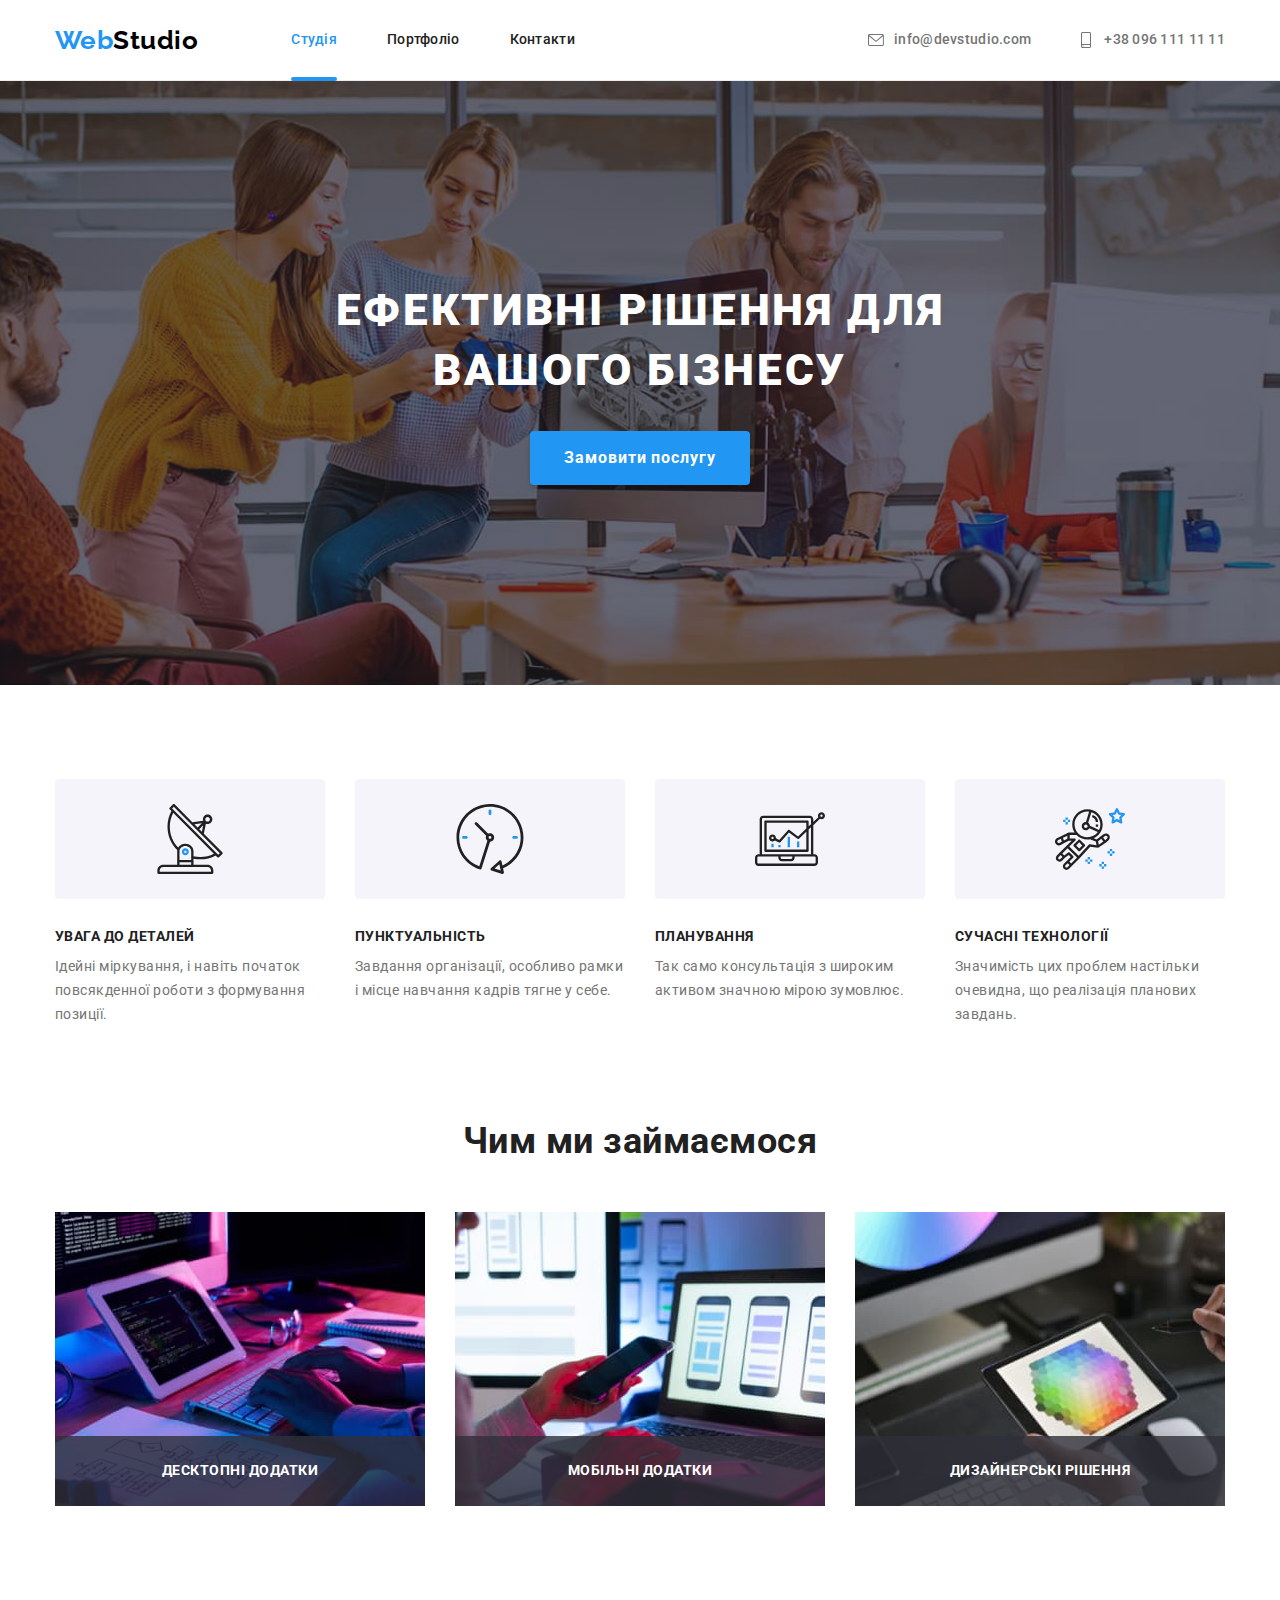
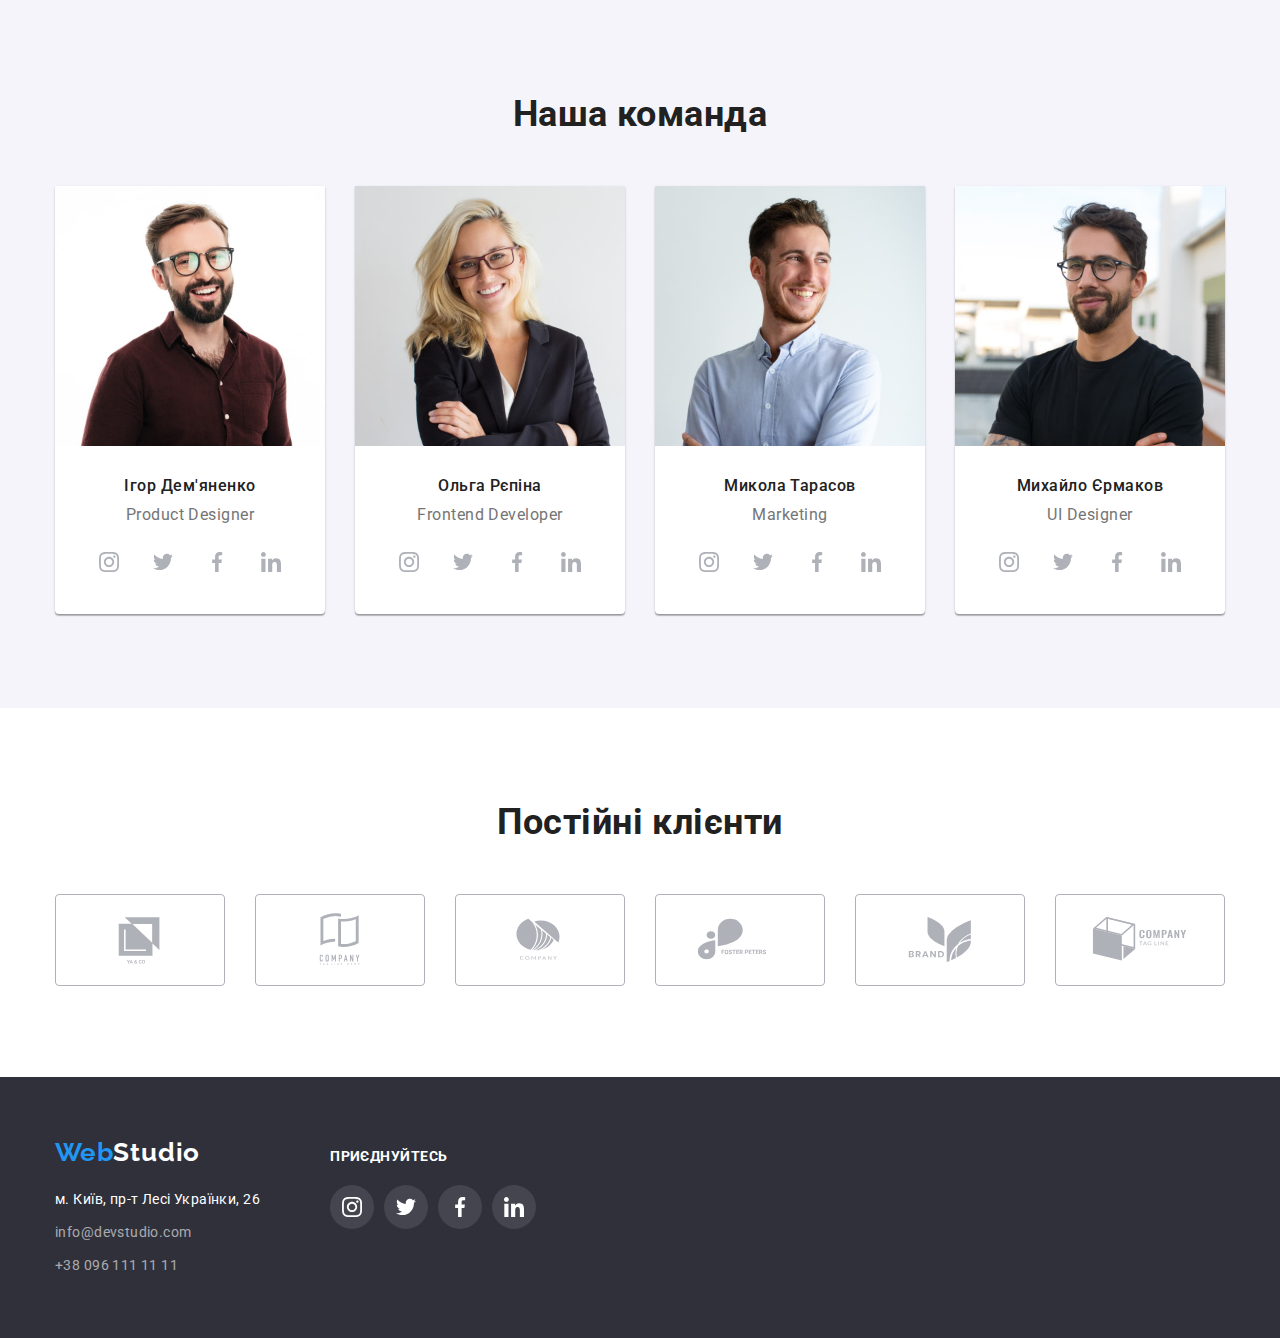
<file: index.html>
<!DOCTYPE html>
<html lang="uk">
  <head>
    <meta charset="UTF-8" />
    <meta http-equiv="X-UA-Compatible" content="IE=edge" />
    <meta name="viewport" content="width=device-width, initial-scale=1.0" />
    <title>Студія</title>
    <link rel="preconnect" href="https://fonts.googleapis.com" />
    <link rel="preconnect" href="https://fonts.gstatic.com" crossorigin />
    <link
      href="https://fonts.googleapis.com/css2?family=Raleway:wght@700&family=Roboto:wght@400;500;700&display=swap"
      rel="stylesheet"
    />
    <link
      rel="stylesheet"
      href="https://cdnjs.cloudflare.com/ajax/libs/modern-normalize/1.1.0/modern-normalize.min.css"
    />
    <link rel="stylesheet" href="./css/styles.css" />
  </head>
  <body>
    <!--Верхня лінія-->
    <header class="header">
      <div class="container flex-container">
        <nav class="nav flex-cont">
          <a href="./index.html" class="primary"
            >Web<span class="logo-white">Studio</span></a
          >

          <ul class="site-nav">
            <li class="item">
              <a href="./index.html" class="link current">Студія</a>
            </li>
            <li class="item">
              <a href="./portfolio.html" class="link">Портфоліо</a>
            </li>
            <li class="item"><a href="#Контакти" class="link">Контакти</a></li>
          </ul>
        </nav>
        <ul class="cont-nav">
          <li class="item">
            <a href="mailto:info@devstudio.com" class="link"
              ><svg class="icon-mail" width="16" height="12">
                <use href="./images/icons.svg#envelope"></use>
              </svg>
              info@devstudio.com</a
            >
          </li>
          <li class="item">
            <a href="tel:+380961111111" class="link">
              <svg class="icon-phone" width="10" height="16">
                <use href="./images/icons.svg#smartphone"></use>
              </svg>
              +38 096 111 11 11</a
            >
          </li>
        </ul>
      </div>
    </header>
    <main>
      <!--Шапка-->
      <section class="hero">
        <div class="container">
          <h1 class="hero-title">Ефективні рішення для<br />вашого бізнесу</h1>
          <button type="button" class="button" data-modal-open>
            Замовити послугу
          </button>
          <div class="backdrop is-hidden" data-modal>
            <div class="modal">
              <button class="modal-button" data-modal-close>
                <svg class="modal-icon" width="18" height="18">
                  <use href="./images/icons.svg#close-black"></use>
                </svg>
              </button>
            </div>
          </div>
        </div>
      </section>

      <!--Особливості-->
      <section class="section">
        <div class="container">
          <h2 class="visually-hidden">Особливості</h2>
          <ul class="features-list">
            <li class="item">
              <div class="icons">
                <svg class="icon-features" width="70" height="70">
                  <use href="./images/icons.svg#antenna"></use>
                </svg>
              </div>
              <h3 class="features-title">УВАГА ДО ДЕТАЛЕЙ</h3>
              <p class="features-text">
                Ідейні міркування, і навіть початок повсякденної роботи з
                формування позиції.
              </p>
            </li>
            <li class="item">
              <div class="icons">
                <svg class="icon-features" width="70" height="70">
                  <use href="./images/icons.svg#clock"></use>
                </svg>
              </div>
              <h3 class="features-title">ПУНКТУАЛЬНІСТЬ</h3>
              <p class="features-text">
                Завдання організації, особливо рамки і місце навчання кадрів
                тягне у себе.
              </p>
            </li>
            <li class="item">
              <div class="icons">
                <svg class="icon-features" width="70" height="70">
                  <use href="./images/icons.svg#diagram"></use>
                </svg>
              </div>
              <h3 class="features-title">ПЛАНУВАННЯ</h3>
              <p class="features-text">
                Так само консультація з широким активом значною мірою зумовлює.
              </p>
            </li>
            <li class="item">
              <div class="icons">
                <svg class="icon-features" width="70" height="70">
                  <use href="./images/icons.svg#astronaut"></use>
                </svg>
              </div>
              <h3 class="features-title">СУЧАСНІ ТЕХНОЛОГІЇ</h3>
              <p class="features-text">
                Значимість цих проблем настільки очевидна, що реалізація
                планових завдань.
              </p>
            </li>
          </ul>
        </div>
      </section>

      <!--Чим ми займаємося-->
      <section class="section-work">
        <div class="container">
          <h2 class="work-title">Чим ми займаємося</h2>
          <ul class="work-block">
            <li class="item">
              <div class="work-thumb">
                <img
                  src="./images/box-1.jpg"
                  alt="dev"
                  width="370"
                  height="294"
                />
                <div class="element">
                  <p class="features-title">Десктопні додатки</p>
                </div>
              </div>
            </li>
            <li class="item">
              <div class="work-thumb">
                <img
                  src="./images/box-2.jpg"
                  alt="scc"
                  width="370"
                  height="294"
                />
                <div class="element">
                  <p class="features-title">Мобільні додатки</p>
                </div>
              </div>
            </li>
            <li class="item">
              <div class="work-thumb">
                <img
                  src="./images/box-3.jpg"
                  alt="design"
                  width="370"
                  height="294"
                />
                <div class="element">
                  <p class="features-title">Дизайнерські рішення</p>
                </div>
              </div>
            </li>
          </ul>
        </div>
      </section>

      <!--Наша Команда-->
      <section class="section-team">
        <div class="container">
          <h2 class="team-title">Наша команда</h2>
          <ul class="team-list">
            <li class="team-color">
              <img
                src="./images/Ihor-Demianenko.jpg"
                alt="Product Designer"
                width="270"
                height="260"
              />
              <div class="dev-box">
                <h3 class="dev-title">Ігор Дем'яненко</h3>
                <p class="dev-text">Product Designer</p>
                <ul class="dev-contacts">
                  <li class="contact-link">
                    <a
                      href="#"
                      target="_blank"
                      rel="noreferrer noopener"
                      class="link"
                      ><svg class="icon-dev" width="20" height="20">
                        <use href="./images/icons.svg#instagram"></use></svg
                    ></a>
                  </li>
                  <li class="contact-link">
                    <a
                      href="#"
                      target="_blank"
                      rel="noreferrer noopener"
                      class="link"
                      ><svg class="icon-dev" width="20" height="20">
                        <use href="./images/icons.svg#twitter"></use></svg
                    ></a>
                  </li>
                  <li class="contact-link">
                    <a
                      href="#"
                      target="_blank"
                      rel="noreferrer noopener"
                      class="link"
                      ><svg class="icon-dev" width="20" height="20">
                        <use href="./images/icons.svg#facebook"></use></svg
                    ></a>
                  </li>
                  <li class="contact-link">
                    <a
                      href="#"
                      target="_blank"
                      rel="noreferrer noopener"
                      class="link"
                      ><svg class="icon-dev" width="20" height="20">
                        <use href="./images/icons.svg#linkedin"></use></svg
                    ></a>
                  </li>
                </ul>
              </div>
            </li>
            <li class="team-color">
              <img
                src="./images/Olha-Repina.jpg"
                alt="Frontend Developer"
                width="270"
                height="260"
              />
              <div class="dev-box">
                <h3 class="dev-title">Ольга Рєпіна</h3>
                <p class="dev-text">Frontend Developer</p>
                <ul class="dev-contacts">
                  <li class="contact-link">
                    <a
                      href="#"
                      target="_blank"
                      rel="noreferrer noopener"
                      class="link"
                      ><svg class="icon-dev" width="20" height="20">
                        <use href="./images/icons.svg#instagram"></use></svg
                    ></a>
                  </li>
                  <li class="contact-link">
                    <a
                      href="#"
                      target="_blank"
                      rel="noreferrer noopener"
                      class="link"
                      ><svg class="icon-dev" width="20" height="20">
                        <use href="./images/icons.svg#twitter"></use></svg
                    ></a>
                  </li>
                  <li class="contact-link">
                    <a
                      href="#"
                      target="_blank"
                      rel="noreferrer noopener"
                      class="link"
                      ><svg class="icon-dev" width="20" height="20">
                        <use href="./images/icons.svg#facebook"></use></svg
                    ></a>
                  </li>
                  <li class="contact-link">
                    <a
                      href="#"
                      target="_blank"
                      rel="noreferrer noopener"
                      class="link"
                      ><svg class="icon-dev" width="20" height="20">
                        <use href="./images/icons.svg#linkedin"></use></svg
                    ></a>
                  </li>
                </ul>
              </div>
            </li>
            <li class="team-color">
              <img
                src="./images/Mykola-Tarasov.jpg"
                alt="Marketing"
                width="270"
                height="260"
              />
              <div class="dev-box">
                <h3 class="dev-title">Микола Тарасов</h3>
                <p class="dev-text">Marketing</p>
                <ul class="dev-contacts">
                  <li class="contact-link">
                    <a
                      href="#"
                      target="_blank"
                      rel="noreferrer noopener"
                      class="link"
                      ><svg class="icon-dev" width="20" height="20">
                        <use href="./images/icons.svg#instagram"></use></svg
                    ></a>
                  </li>
                  <li class="contact-link">
                    <a
                      href="#"
                      target="_blank"
                      rel="noreferrer noopener"
                      class="link"
                      ><svg class="icon-dev" width="20" height="20">
                        <use href="./images/icons.svg#twitter"></use></svg
                    ></a>
                  </li>
                  <li class="contact-link">
                    <a
                      href=#"
                      target="_blank"
                      rel="noreferrer noopener"
                      class="link"
                      ><svg class="icon-dev" width="20" height="20">
                        <use href="./images/icons.svg#facebook"></use></svg
                    ></a>
                  </li>
                  <li class="contact-link">
                    <a
                      href="#"
                      target="_blank"
                      rel="noreferrer noopener"
                      class="link"
                      ><svg class="icon-dev" width="20" height="20">
                        <use href="./images/icons.svg#linkedin"></use></svg
                    ></a>
                  </li>
                </ul>
              </div>
            </li>
            <li class="team-color">
              <img
                src="./images/Myhailo-Yermakov.jpg"
                alt="UI Designer"
                width="270"
                height="260"
              />
              <div class="dev-box">
                <h3 class="dev-title">Михайло Єрмаков</h3>
                <p class="dev-text">UI Designer</p>
                <ul class="dev-contacts">
                  <li class="contact-link">
                    <a
                      href="#"
                      target="_blank"
                      rel="noreferrer noopener"
                      class="link"
                      ><svg class="icon-dev" width="20" height="20">
                        <use href="./images/icons.svg#instagram"></use></svg
                    ></a>
                  </li>
                  <li class="contact-link">
                    <a
                      href="#"
                      target="_blank"
                      rel="noreferrer noopener"
                      class="link"
                      ><svg class="icon-dev" width="20" height="20">
                        <use href="./images/icons.svg#twitter"></use></svg
                    ></a>
                  </li>
                  <li class="contact-link">
                    <a
                      href="#"
                      target="_blank"
                      rel="noreferrer noopener"
                      class="link"
                      ><svg class="icon-dev" width="20" height="20">
                        <use href="./images/icons.svg#facebook"></use></svg
                    ></a>
                  </li>
                  <li class="contact-link">
                    <a
                      href="#"
                      target="_blank"
                      rel="noreferrer noopener"
                      class="link"
                      ><svg class="icon-dev" width="20" height="20">
                        <use href="./images/icons.svg#linkedin"></use></svg
                    ></a>
                  </li>
                </ul>
              </div>
            </li>
          </ul>
        </div>
      </section>

      <!--Постійні клієнти-->
      <section class="section-clients">
        <div class="container">
          <h2 class="team-title">Постійні клієнти</h2>
          <ul class="clients-list">
            <li class="clients-link">
              <a href="" class="link">
                <svg class="icon-client" width="106" height="60">
                  <use href="./images/icons.svg#ya-co"></use>
                </svg>
              </a>
            </li>
            <li class="clients-link">
              <a href="" class="link">
                <svg class="icon-client" width="106" height="60">
                  <use href="./images/icons.svg#company-tag-here"></use>
                </svg>
              </a>
            </li>
            <li class="clients-link">
              <a href="" class="link">
                <svg class="icon-client" width="106" height="60">
                  <use href="./images/icons.svg#company"></use>
                </svg>
              </a>
            </li>
            <li class="clients-link">
              <a href="" class="link">
                <svg class="icon-client" width="106" height="60">
                  <use href="./images/icons.svg#foster-peters"></use>
                </svg>
              </a>
            </li>
            <li class="clients-link">
              <a href="" class="link">
                <svg class="icon-client" width="106" height="60">
                  <use href="./images/icons.svg#brand"></use>
                </svg>
              </a>
            </li>
            <li class="clients-link">
              <a href="" class="link">
                <svg class="icon-client" width="106" height="60">
                  <use href="./images/icons.svg#company-tag-line"></use>
                </svg>
              </a>
            </li>
          </ul>
        </div>
      </section>
    </main>
    <!--Нижня лінія-->
    <footer class="footer">
      <div class="container footer-contacts">
        <div class="web-contacts">
          <a href="./index.html" class="primary"
            >Web<span class="logo-black">Studio</span></a
          >

          <address>
            <ul class="nav-foot">
              <li class="item">
                <a
                  href="https://goo.gl/maps/nedKhjfCdMCEQV4k6"
                  target="_blank"
                  rel="noreferrer noopener"
                  class="link"
                  >м. Київ, пр-т Лесі Українки, 26</a
                >
              </li>
              <li class="item">
                <a href="mailto:info@devstudio.com" class="cont-link"
                  >info@devstudio.com</a
                >
              </li>
              <li class="item">
                <a href="tel:+380961111111" class="cont-link"
                  >+38 096 111 11 11</a
                >
              </li>
            </ul>
          </address>
        </div>
        <div class="social-links">
          <p class="features-title">ПРИЄДНУЙТЕСЬ</p>
          <ul class="social-list">
            <li class="contact-link">
              <a
                href="#"
                target="_blank"
                rel="noreferrer noopener"
                class="link"
                ><svg class="icon-dev" width="20" height="20">
                  <use href="./images/icons.svg#instagram"></use></svg
              ></a>
            </li>
            <li class="contact-link">
              <a
                href="#"
                target="_blank"
                rel="noreferrer noopener"
                class="link"
                ><svg class="icon-dev" width="20" height="20">
                  <use href="./images/icons.svg#twitter"></use></svg
              ></a>
            </li>
            <li class="contact-link">
              <a
                href="#"
                target="_blank"
                rel="noreferrer noopener"
                class="link"
                ><svg class="icon-dev" width="20" height="20">
                  <use href="./images/icons.svg#facebook"></use></svg
              ></a>
            </li>
            <li class="contact-link">
              <a
                href="#"
                target="_blank"
                rel="noreferrer noopener"
                class="link"
                ><svg class="icon-dev" width="20" height="20">
                  <use href="./images/icons.svg#linkedin"></use></svg
              ></a>
            </li>
          </ul>
        </div>
      </div>
    </footer>

    <script src="./js/modal.js"></script>
  </body>
</html>
</file>
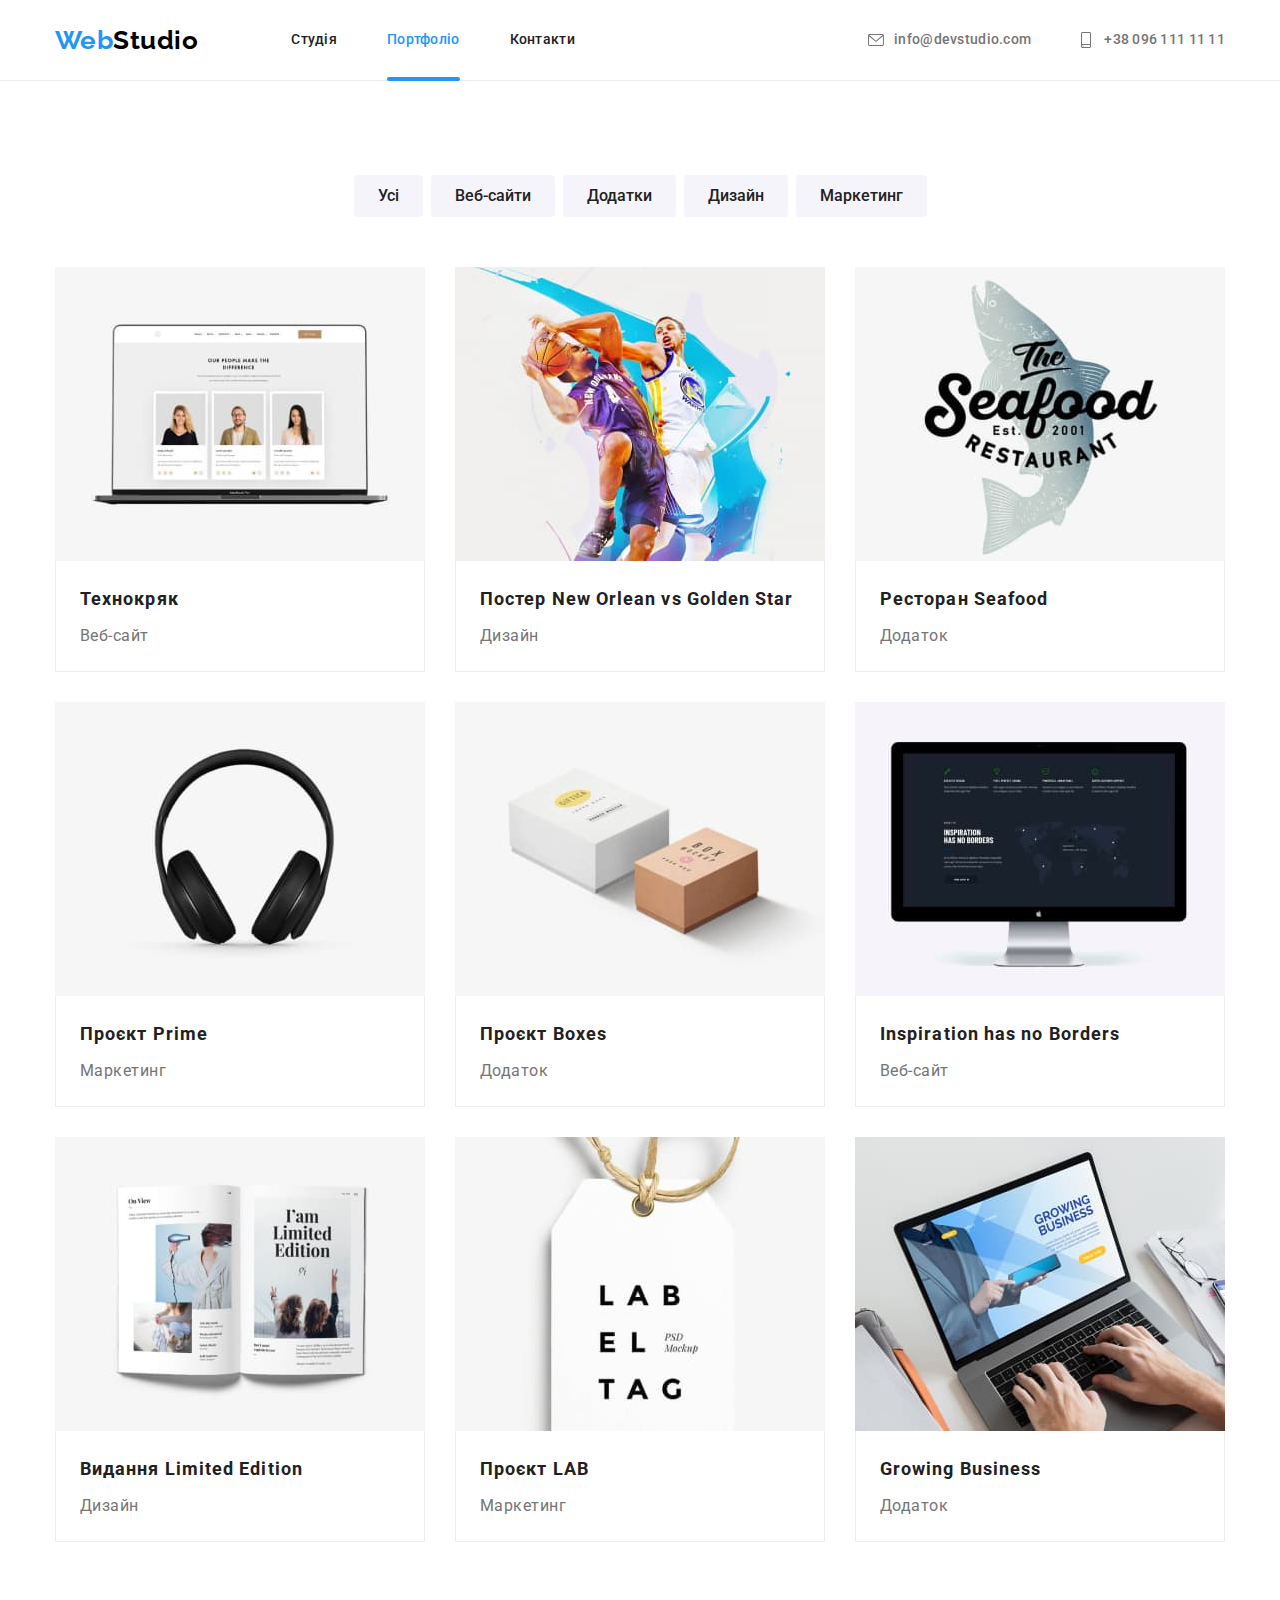
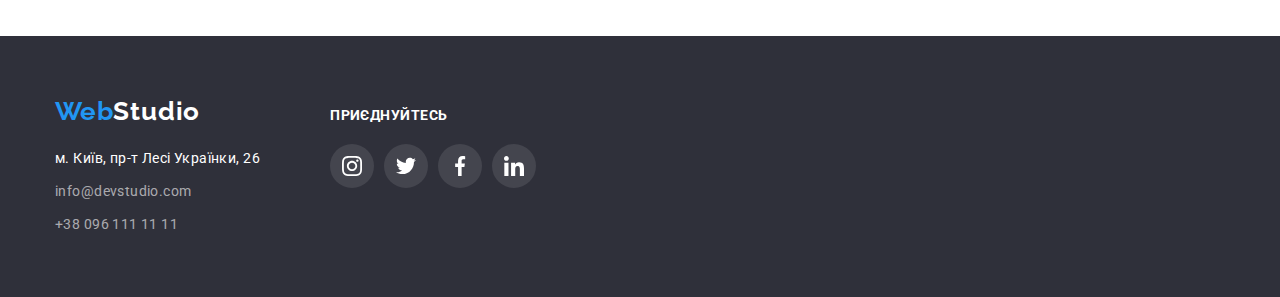
<file: portfolio.html>
<!DOCTYPE html>
<html lang="uk">
  <head>
    <meta charset="UTF-8" />
    <meta http-equiv="X-UA-Compatible" content="IE=edge" />
    <meta name="viewport" content="width=device-width, initial-scale=1.0" />
    <title>Портфоліо</title>
    <link rel="preconnect" href="https://fonts.googleapis.com" />
    <link rel="preconnect" href="https://fonts.gstatic.com" crossorigin />
    <link
      href="https://fonts.googleapis.com/css2?family=Raleway:wght@700&family=Roboto:wght@400;500;700&display=swap"
      rel="stylesheet"
    />
    <link
      rel="stylesheet"
      href="https://cdnjs.cloudflare.com/ajax/libs/modern-normalize/1.1.0/modern-normalize.min.css"
    />
    <link rel="stylesheet" href="./css/styles.css" />
  </head>
  <body>
    <!--Верхня лінія-->
    <header class="header">
      <div class="container flex-container">
        <nav class="nav flex-cont">
          <a href="./index.html" class="primary"
            >Web<span class="logo-white">Studio</span></a
          >

          <ul class="site-nav">
            <li class="item">
              <a href="./index.html" class="link">Студія</a>
            </li>
            <li class="item">
              <a href="./portfolio.html" class="link current">Портфоліо</a>
            </li>
            <li class="item"><a href="#Контакти" class="link">Контакти</a></li>
          </ul>
        </nav>
        <ul class="cont-nav">
          <li class="item">
            <a href="mailto:info@devstudio.com" class="link"
              ><svg class="icon-mail" width="16" height="12">
                <use href="./images/icons.svg#envelope"></use>
              </svg>
              info@devstudio.com</a
            >
          </li>
          <li class="item">
            <a href="tel:+380961111111" class="link">
              <svg class="icon-phone" width="10" height="16">
                <use href="./images/icons.svg#smartphone"></use>
              </svg>
              +38 096 111 11 11</a
            >
          </li>
        </ul>
      </div>
    </header>
    <main>
      <section class="section">
        <div class="container">
          <h1 class="visually-hidden">#Портфоліо</h1>

          <!--Кнопки-->
          <ul class="button-list">
            <li class="item">
              <button type="button" class="buttons">Усі</button>
            </li>
            <li class="item">
              <button type="button" class="buttons">Веб-сайти</button>
            </li>
            <li class="item">
              <button type="button" class="buttons">Додатки</button>
            </li>
            <li class="item">
              <button type="button" class="buttons">Дизайн</button>
            </li>
            <li class="item">
              <button type="button" class="buttons">Маркетинг</button>
            </li>
          </ul>

          <!--Посилання-->
          <ul class="prod-list">
            <li class="prod-item">
              <a href="" class="link">
                <div class="prod-thumb">
                  <img
                    src="./images/img-1.jpg"
                    alt="Команда веб розробників"
                    width="370"
                    height="294"
                  />
                  <div class="descript">
                    <p class="descript-text">
                      Ресурс пропонує комплексні пропозиції з різним рівнем
                      функціоналу та сервісів. Все це дозволить відвідувачу
                      отримати вичерпні відомості про компанію чи приватну
                      особу.
                    </p>
                  </div>
                </div>
                <div class="prod-box">
                  <h2 class="prod-title">Технокряк</h2>
                  <p class="prod-text">Веб-сайт</p>
                </div>
              </a>
            </li>
            <li class="prod-item">
              <a href="" class="link">
                <div class="prod-thumb">
                  <img
                    src="./images/img-2.jpg"
                    alt="Баскетболісти"
                    width="370"
                    height="294"
                  />
                  <div class="descript">
                    <p class="descript-text">
                      Ресурс пропонує комплексні пропозиції з різним рівнем
                      функціоналу та сервісів. Все це дозволить відвідувачу
                      отримати вичерпні відомості про компанію чи приватну
                      особу.
                    </p>
                  </div>
                </div>
                <div class="prod-box">
                  <h2 class="prod-title">Постер New Orlean vs Golden Star</h2>
                  <p class="prod-text">Дизайн</p>
                </div></a
              >
            </li>
            <li class="prod-item">
              <a href="" class="link">
                <div class="prod-thumb">
                  <img
                    src="./images/img-3.jpg"
                    alt="Рибний ресторан"
                    width="370"
                    height="294"
                  />
                  <div class="descript">
                    <p class="descript-text">
                      Ресурс пропонує комплексні пропозиції з різним рівнем
                      функціоналу та сервісів. Все це дозволить відвідувачу
                      отримати вичерпні відомості про компанію чи приватну
                      особу.
                    </p>
                  </div>
                </div>
                <div class="prod-box">
                  <h2 class="prod-title">Ресторан Seafood</h2>
                  <p class="prod-text">Додаток</p>
                </div>
              </a>
            </li>
            <li class="prod-item">
              <a href="" class="link">
                <div class="prod-thumb">
                  <img
                    src="./images/img-4.jpg"
                    alt="Навушники"
                    width="370"
                    height="294"
                  />
                  <div class="descript">
                    <p class="descript-text">
                      Ресурс пропонує комплексні пропозиції з різним рівнем
                      функціоналу та сервісів. Все це дозволить відвідувачу
                      отримати вичерпні відомості про компанію чи приватну
                      особу.
                    </p>
                  </div>
                </div>
                <div class="prod-box">
                  <h2 class="prod-title">Проєкт Prime</h2>
                  <p class="prod-text">Маркетинг</p>
                </div>
              </a>
            </li>
            <li class="prod-item">
              <a href="" class="link">
                <div class="prod-thumb">
                  <img
                    src="./images/img-5.jpg"
                    alt="Коробки"
                    width="370"
                    height="294"
                  />
                  <div class="descript">
                    <p class="descript-text">
                      Ресурс пропонує комплексні пропозиції з різним рівнем
                      функціоналу та сервісів. Все це дозволить відвідувачу
                      отримати вичерпні відомості про компанію чи приватну
                      особу.
                    </p>
                  </div>
                </div>
                <div class="prod-box">
                  <h2 class="prod-title">Проєкт Boxes</h2>
                  <p class="prod-text">Додаток</p>
                </div>
              </a>
            </li>
            <li class="prod-item">
              <a href="" class="link">
                <div class="prod-thumb">
                  <img
                    src="./images/img-6.jpg"
                    alt="Монітор"
                    width="370"
                    height="294"
                  />
                  <div class="descript">
                    <p class="descript-text">
                      Ресурс пропонує комплексні пропозиції з різним рівнем
                      функціоналу та сервісів. Все це дозволить відвідувачу
                      отримати вичерпні відомості про компанію чи приватну
                      особу.
                    </p>
                  </div>
                </div>
                <div class="prod-box">
                  <h2 class="prod-title">Inspiration has no Borders</h2>
                  <p class="prod-text">Веб-сайт</p>
                </div>
              </a>
            </li>
            <li class="prod-item">
              <a href="" class="link">
                <div class="prod-thumb">
                  <img
                    src="./images/img-7.jpg"
                    alt="Книга"
                    width="370"
                    height="294"
                  />
                  <div class="descript">
                    <p class="descript-text">
                      Ресурс пропонує комплексні пропозиції з різним рівнем
                      функціоналу та сервісів. Все це дозволить відвідувачу
                      отримати вичерпні відомості про компанію чи приватну
                      особу.
                    </p>
                  </div>
                </div>
                <div class="prod-box">
                  <h2 class="prod-title">Видання Limited Edition</h2>
                  <p class="prod-text">Дизайн</p>
                </div>
              </a>
            </li>
            <li class="prod-item">
              <a href="" class="link">
                <div class="prod-thumb">
                  <img
                    src="./images/img-8.jpg"
                    alt="Бірка"
                    width="370"
                    height="294"
                  />
                  <div class="descript">
                    <p class="descript-text">
                      Ресурс пропонує комплексні пропозиції з різним рівнем
                      функціоналу та сервісів. Все це дозволить відвідувачу
                      отримати вичерпні відомості про компанію чи приватну
                      особу.
                    </p>
                  </div>
                </div>
                <div class="prod-box">
                  <h2 class="prod-title">Проєкт LAB</h2>
                  <p class="prod-text">Маркетинг</p>
                </div>
              </a>
            </li>
            <li class="prod-item">
              <a href="" class="link">
                <div class="prod-thumb">
                  <img
                    src="./images/img-9.jpg"
                    alt="Ноутбук"
                    width="370"
                    height="294"
                  />
                  <div class="descript">
                    <p class="descript-text">
                      Ресурс пропонує комплексні пропозиції з різним рівнем
                      функціоналу та сервісів. Все це дозволить відвідувачу
                      отримати вичерпні відомості про компанію чи приватну
                      особу.
                    </p>
                  </div>
                </div>
                <div class="prod-box">
                  <h2 class="prod-title">Growing Business</h2>
                  <p class="prod-text">Додаток</p>
                </div>
              </a>
            </li>
          </ul>
        </div>
      </section>
    </main>

    <!--Нижня лінія-->
    <footer class="footer">
      <div class="container footer-contacts">
        <div class="web-contacts">
          <a href="./index.html" class="primary"
            >Web<span class="logo-black">Studio</span></a
          >

          <address>
            <ul class="nav-foot">
              <li class="item">
                <a
                  href="https://goo.gl/maps/nedKhjfCdMCEQV4k6"
                  target="_blank"
                  rel="noreferrer noopener"
                  class="link"
                  >м. Київ, пр-т Лесі Українки, 26</a
                >
              </li>
              <li class="item">
                <a href="mailto:info@devstudio.com" class="cont-link"
                  >info@devstudio.com</a
                >
              </li>
              <li class="item">
                <a href="tel:+380961111111" class="cont-link"
                  >+38 096 111 11 11</a
                >
              </li>
            </ul>
          </address>
        </div>
        <div class="social-links">
          <p class="features-title">ПРИЄДНУЙТЕСЬ</p>
          <ul class="social-list">
            <li class="contact-link">
              <a
                href="#"
                target="_blank"
                rel="noreferrer noopener"
                class="link"
                ><svg class="icon-dev" width="20" height="20">
                  <use href="./images/icons.svg#instagram"></use></svg
              ></a>
            </li>
            <li class="contact-link">
              <a
                href="#"
                target="_blank"
                rel="noreferrer noopener"
                class="link"
                ><svg class="icon-dev" width="20" height="20">
                  <use href="./images/icons.svg#twitter"></use></svg
              ></a>
            </li>
            <li class="contact-link">
              <a
                href="#"
                target="_blank"
                rel="noreferrer noopener"
                class="link"
                ><svg class="icon-dev" width="20" height="20">
                  <use href="./images/icons.svg#facebook"></use></svg
              ></a>
            </li>
            <li class="contact-link">
              <a
                href="#"
                target="_blank"
                rel="noreferrer noopener"
                class="link"
                ><svg class="icon-dev" width="20" height="20">
                  <use href="./images/icons.svg#linkedin"></use></svg
              ></a>
            </li>
          </ul>
        </div>
      </div>
    </footer>
  </body>
</html>
</file>
<file: css/styles.css>
/*.html {
  box-sizing: border-box;
}
*,
*::before,
*::after {
  box-sizing: inherit ;
}*/

:root {
  --primary-text-color: #757575;
  --title-text-color: #212121;
  --accent-text-color: #2196f3;
  --white-text-color: #ffffff;
  --black-color: #000000;
  --background-color: #2f303a;
  --contacts-color: rgba(255, 255, 255, 0.6);
  --button-bg-color: #f5f4fa;
  --icons-color: #afb1b8;
  --animation: 250ms cubic-bezier(0.4, 0, 0.2, 1);
}

body {
  font-family: Roboto, sans-serif;
  letter-spacing: 0.03em;

  color: var(--title-text-color);
  background-color: var(--white-text-color);
}

.visually-hidden {
  position: absolute;
  width: 1px;
  height: 1px;
  margin: -1px;
  border: 0;
  padding: 0;

  white-space: nowrap;
  clip-path: inset(100%);
  clip: rect(0 0 0 0);
  overflow: hidden;
}

h1,
h2,
h3,
h4,
h5,
h6,
p,
ul {
  list-style: none;
  padding: 0;
  margin: 0;
}

.container {
  margin: 0 auto;
  width: 1200px;
  padding-left: 15px;
  padding-right: 15px;

  /*outline: 1px solid tomato;*/
}
.section {
  padding-top: 94px;
  padding-bottom: 94px;
}
img {
  display: block;
  max-width: 100%;
}

/*header*/
.header {
  border-bottom: 1px solid #ececec;
}
.header .flex-container {
  display: flex;
  align-items: center;
}

.flex-cont {
  display: flex;
  align-items: center;
}

.primary {
  font-family: Raleway, sans-serif;
  font-weight: 700;
  font-size: 26px;
  line-height: 1.19;
  text-decoration: none;

  color: var(--accent-text-color);
}
.logo-white {
  color: var(--black-color);
}
.site-nav {
  display: flex;
  margin-left: 93px;
}
.site-nav .item:not(:last-child) {
  margin-right: 50px;
}
.site-nav .link {
  display: block;
  padding-top: 32px;
  padding-bottom: 32px;

  color: var(--title-text-color);
  font-weight: 500;
  font-size: 14px;
  line-height: 1.14;
  letter-spacing: 0.02em;
  text-decoration: none;
  transition: color var(--animation);
}
.site-nav .link:hover,
.site-nav .link:focus {
  color: var(--accent-text-color);
}
.site-nav .link.current {
  position: relative;
  color: var(--accent-text-color);
}
.site-nav .link.current::after {
  content: "";

  display: block;
  position: absolute;
  width: 100%;
  height: 4px;
  bottom: -1px;

  border-radius: 2px;
  background-color: var(--accent-text-color);
}

.cont-nav {
  display: flex;
  margin-left: auto;
}
.cont-nav .item + .item {
  margin-left: 50px;
}
.cont-nav .link {
  display: flex;
  align-items: center;
  padding-top: 32px;
  padding-bottom: 32px;

  color: var(--primary-text-color);
  font-weight: 500;
  font-size: 14px;
  line-height: 1.14;
  letter-spacing: 0.02em;
  text-decoration: none;
  transition: color var(--animation);
}
.cont-nav .link:hover,
.cont-nav .link:focus {
  color: var(--accent-text-color);
}
.icon-mail {
  margin-right: 10px;
  fill: currentColor;
}
.icon-phone {
  margin-right: 13px;
  fill: currentColor;
}

/*hero*/
.hero {
  padding-top: 200px;
  padding-bottom: 200px;

  background-color: #c4c4c4;
  text-align: center;

  max-width: 1600px;
  margin-left: auto;
  margin-right: auto;
  background-image: linear-gradient(
      to right,
      rgba(47, 48, 58, 0.4),
      rgba(47, 48, 58, 0.4)
    ),
    url("../images/team-for-hero.jpg");
  background-repeat: no-repeat;
  background-position: center;
  background-size: cover;
}

.hero-title {
  margin-bottom: 30px;

  color: var(--white-text-color);
  font-weight: 900;
  font-size: 44px;
  line-height: 1.36;
  letter-spacing: 0.06em;
  text-transform: uppercase;
}
.backdrop {
  position: fixed;
  top: 0;
  left: 0;
  z-index: 1;

  width: 100%;
  height: 100%;

  background-color: rgba(0, 0, 0, 0.2);
  transition: opacity var(--animation), visibility var(--animation),
    transform var(--animation);
}
.backdrop.is-hidden {
  opacity: 0;
  pointer-events: none;
  visibility: hidden;
}
.backdrop.is-hidden .modal {
  transform: translate(-50%, -50%) scale(0);
}
.modal {
  position: absolute;
  top: 50%;
  left: 50%;
  transform: translate(-50%, -50%) scale(1);

  width: 528px;
  height: 581px;

  background-color: var(--white-text-color);
  box-shadow: 0px 1px 3px rgba(0, 0, 0, 0.12), 0px 1px 1px rgba(0, 0, 0, 0.14),
    0px 2px 1px rgba(0, 0, 0, 0.2);
  border-radius: 4px;
  transition: transform var(--animation);
}
.modal-button {
  position: absolute;
  top: 0;
  right: 0;
  display: flex;
  align-items: center;
  justify-content: center;

  width: 30px;
  height: 30px;
  margin-top: 8px;
  margin-right: 8px;

  cursor: pointer;
  border: 1px solid #0000001a;
  border-radius: 50%;
  background-color: #fff;
  transition: fill var(--animation), border var(--animation);
}
.modal-button:hover,
.modal-button:focus {
  fill: var(--accent-text-color);
  border-color: var(--accent-text-color);
}

/*features*/
.icons {
  display: flex;
  align-items: center;
  justify-content: center;
  width: 270px;
  height: 120px;
  margin-bottom: 30px;
  border-radius: 4px;

  background-color: var(--button-bg-color);
}
.features-list {
  display: flex;
}
.features-list .item + .item {
  margin-left: 30px;
}

.features-title {
  margin-bottom: 10px;

  font-weight: 700;
  font-size: 14px;
  line-height: 1.14;
  text-transform: uppercase;
}
.features-text {
  color: var(--primary-text-color);
  font-size: 14px;
  line-height: 1.71;
}

/*team*/
.section-team {
  padding-top: 94px;
  padding-bottom: 94px;

  background-color: var(--button-bg-color);
}
.team-color {
  background-color: var(--white-text-color);
  box-shadow: 0px 1px 3px rgba(0, 0, 0, 0.12), 0px 1px 1px rgba(0, 0, 0, 0.14),
    0px 2px 1px rgba(0, 0, 0, 0.2);
  border-radius: 0px 0px 4px 4px;
}
.section-work {
  padding-bottom: 94px;
  z-index: -1;
}
.work-block,
.team-list {
  display: flex;
  gap: 30px;
}
.work-title,
.team-title {
  margin-bottom: 50px;

  font-weight: 700;
  font-size: 36px;
  line-height: 1.16;
  text-align: center;
}
.work-thumb {
  position: relative;
}
.work-block .element {
  position: absolute;
  bottom: 0px;

  display: flex;
  justify-content: center;
  align-items: center;

  width: 370px;
  height: 70px;

  background-color: rgba(47, 48, 58, 0.8);
}
.work-block .features-title {
  margin: 0;

  color: var(--white-text-color);
}

.dev-box {
  padding-top: 30px;
  padding-bottom: 30px;
}
.dev-title {
  margin-bottom: 10px;

  font-weight: 500;
  font-size: 16px;
  line-height: 1.19;
  text-align: center;
}
.dev-text {
  margin-bottom: 16px;

  color: var(--primary-text-color);
  font-size: 16px;
  line-height: 1.19;
  text-align: center;
}

.dev-contacts {
  display: flex;
  justify-content: center;
  gap: 10px;
}

.contact-link .link {
  display: flex;
  align-items: center;
  justify-content: center;
  width: 44px;
  height: 44px;

  fill: var(--icons-color);
  background-color: rgba(255, 255, 255, 0.1);
  border-radius: 50%;
  transition: background-color var(--animation), fill var(--animation);
}
.contact-link .link:hover,
.contact-link .link:focus {
  fill: var(--white-text-color);
  background-color: var(--accent-text-color);
}

/*clients*/
.section-clients {
  padding-top: 94px;
  padding-bottom: 91px;
}
.clients-list {
  display: flex;
  justify-content: center;
  gap: 30px;
}
.clients-link .link {
  display: flex;
  align-items: center;
  justify-content: center;
  width: 170px;
  height: 92px;

  border: 1px solid #afb1b8;
  border-radius: 4px;
  transition: fill var(--animation), border var(--animation);
}
.icon-client {
  fill: var(--icons-color);
  transition: fill var(--animation);
}
.clients-link .link:hover,
.clients-link .link:focus {
  fill: var(--accent-text-color);
  border-color: var(--accent-text-color);
}
.clients-link .link:hover .icon-client,
.clients-link .link:focus .icon-client {
  fill: var(--accent-text-color);
}

/*production*/
.prod-list {
  display: flex;
  flex-wrap: wrap;
  gap: 30px;
}
.prod-item .link {
  display: block;

  color: inherit;
  text-decoration: none;

  transition: box-shadow var(--animation);
}
.prod-item .link:hover,
.prod-item .link:focus {
  box-shadow: 0px 1px 1px rgba(0, 0, 0, 0.12), 0px 4px 4px rgba(0, 0, 0, 0.06),
    1px 4px 6px rgba(0, 0, 0, 0.16);
}
.prod-thumb {
  position: relative;
  overflow: hidden;
}
.prod-thumb .descript {
  position: absolute;

  display: flex;
  align-items: center;
  padding-left: 24px;
  padding-right: 24px;
  height: 100%;

  transform: translateY(0);
  opacity: 0;
  transition: opacity var(--animation), transform var(--animation);
  background-color: rgba(33, 150, 243, 0.9);
}
.prod-item .descript-text {
  text-align: left;

  font-size: 18px;
  line-height: 1.6;
  color: var(--white-text-color);
}
.prod-item .link:hover .descript,
.prod-item .link:focus .descript {
  opacity: 1;
  transform: translateY(-100%);
}
.prod-box {
  padding: 20px 24px;

  border-bottom: 1px solid #eeeeee;
  border-right: 1px solid #eeeeee;
  border-left: 1px solid #eeeeee;
}

.prod-title {
  margin-bottom: 4px;

  font-weight: 700;
  font-size: 18px;
  line-height: 2;
  letter-spacing: 0.06em;
}
.prod-text {
  color: var(--primary-text-color);
  font-size: 16px;
  line-height: 1.88;
}

/*Buttons*/
.hero .button {
  padding: 10px 32px;

  text-align: center;
  letter-spacing: 0.06em;
  font-family: inherit;
  font-weight: 700;
  font-size: 16px;
  line-height: 1.88;
  cursor: pointer;
  border-color: transparent;
  border-radius: 4px;
  color: var(--white-text-color);
  background-color: var(--accent-text-color);
  box-shadow: 0px 4px 4px rgba(0, 0, 0, 0.15);
  transition: background-color var(--animation);
}
.hero .button:hover,
.hero .button:focus {
  background-color: #188ce8;
  box-shadow: 0px 4px 4px rgba(0, 0, 0, 0.15);
}

.button-list {
  display: flex;
  justify-content: center;
  margin-bottom: 50px;
}
.button-list .item + .item {
  margin-left: 8px;
}
.button-list .buttons {
  padding: 6px 22px;

  text-align: center;
  font-family: inherit;
  font-weight: 500;
  font-size: 16px;
  line-height: 1.63;
  cursor: pointer;
  border-color: transparent;
  border-radius: 4px;
  color: var(--title-text-color);
  background-color: var(--button-bg-color);
  transition: background-color var(--animation), color var(--animation),
    box-shadow var(--animation);
}
.button-list .buttons:hover,
.button-list .buttons:focus {
  color: var(--white-text-color);
  background-color: var(--accent-text-color);
  box-shadow: 0px 3px 1px rgba(0, 0, 0, 0.1), 0px 1px 2px rgba(0, 0, 0, 0.08),
    0px 2px 2px rgba(0, 0, 0, 0.12);
}

/*footer*/
.footer {
  padding-top: 60px;
  padding-bottom: 60px;

  background-color: var(--background-color);
}
.footer-contacts {
  display: flex;
  align-items: baseline;
}
.web-contacts {
  margin-right: 70px;
}
.logo-black {
  color: var(--white-text-color);
  font-family: Raleway, sans-serif;
  font-weight: 700;
  font-size: 26px;
  line-height: 1.19;
  letter-spacing: 0.03em;
}
.nav-foot .item:not(:last-child) {
  margin-bottom: 9px;
}
address {
  margin-top: 20px;
}
.nav-foot .link {
  color: var(--white-text-color);
  text-decoration: none;
  font-style: normal;
  font-size: 14px;
  line-height: 1.71;
  letter-spacing: 0.03em;
  transition: color var(--animation);
}
.nav-foot .cont-link {
  color: var(--contacts-color);
  text-decoration: none;
  font-style: normal;
  font-size: 14px;
  line-height: 1.71;
  letter-spacing: 0.03em;
  transition: color var(--animation);
}

.nav-foot .link:hover,
.nav-foot .link:focus,
.nav-foot .cont-link:hover,
.nav-foot .cont-link:focus {
  color: var(--accent-text-color);
}

.nav-foot {
  margin-right: auto;
}

.social-links .features-title {
  margin-bottom: 20px;

  color: var(--white-text-color);
}
.social-list {
  display: flex;
  justify-content: start;
  gap: 10px;
}
.social-list .icon-dev {
  fill: var(--white-text-color);
}
</file>
